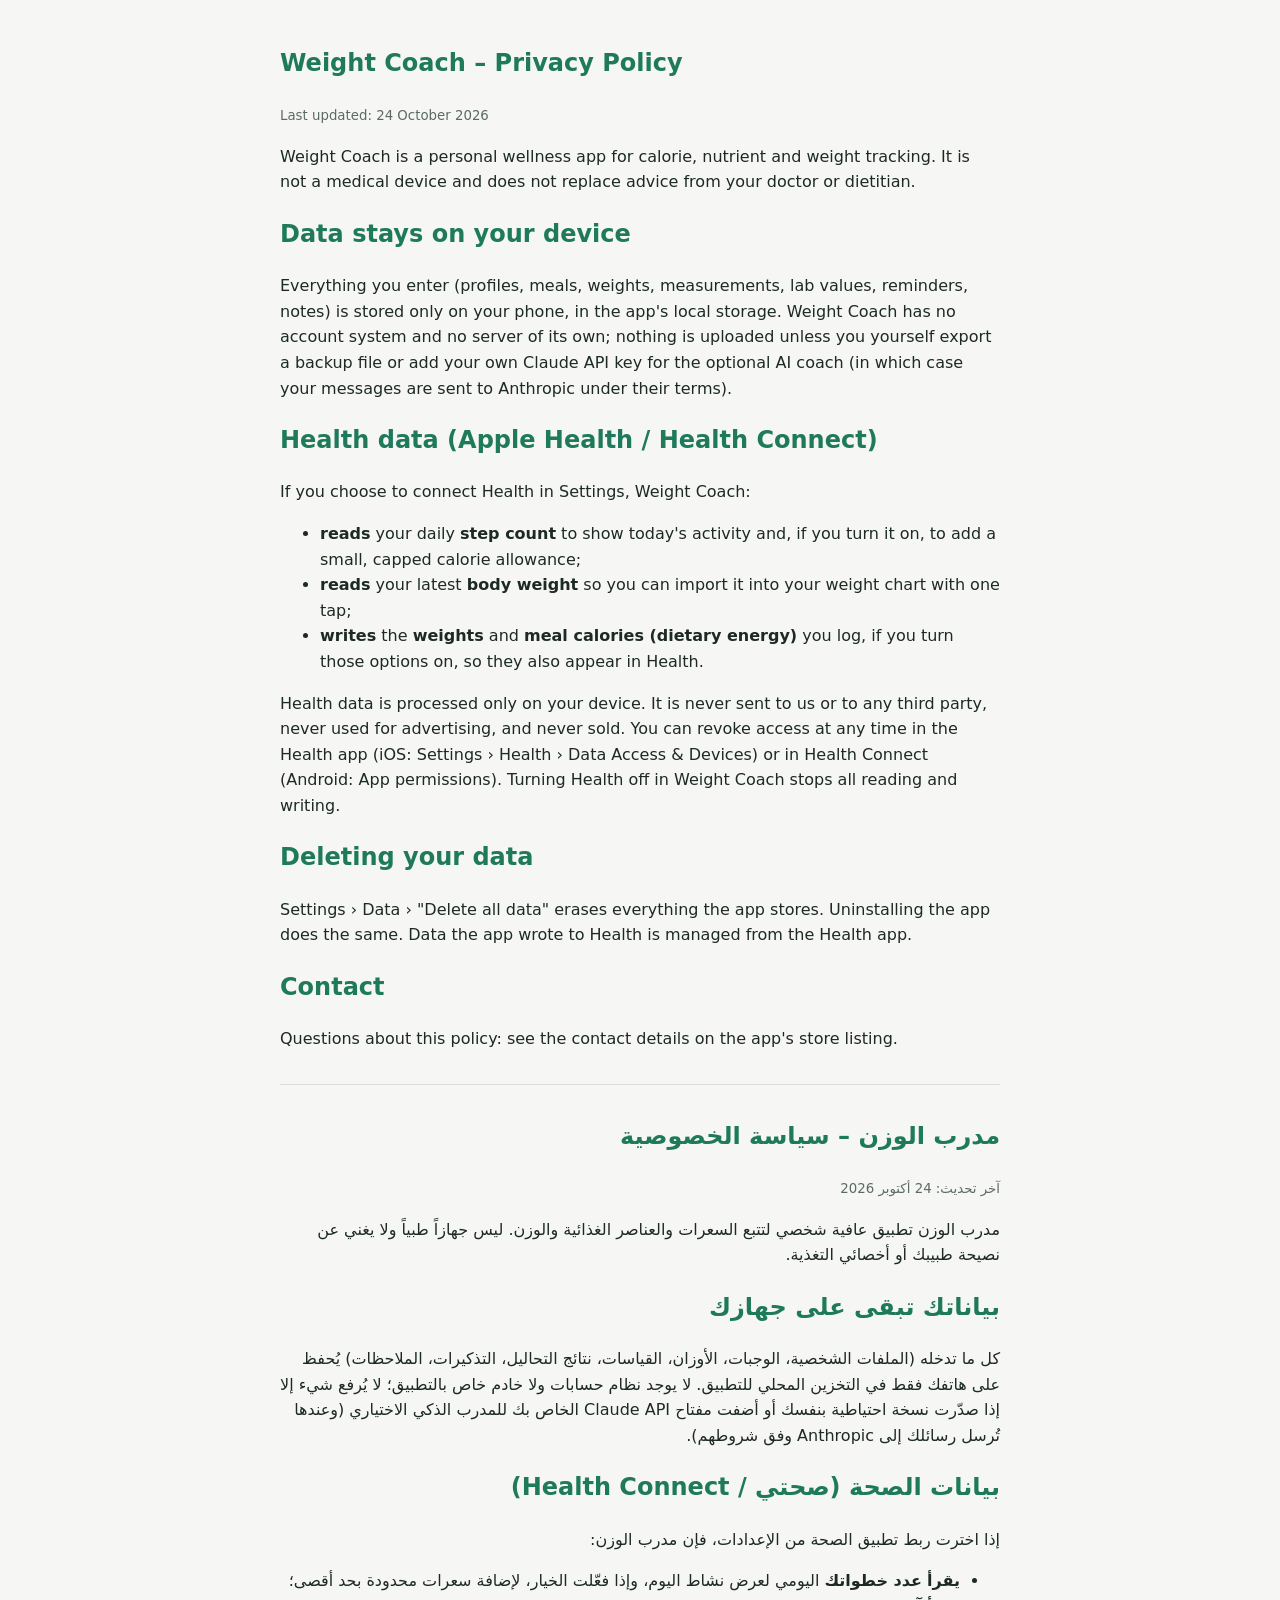
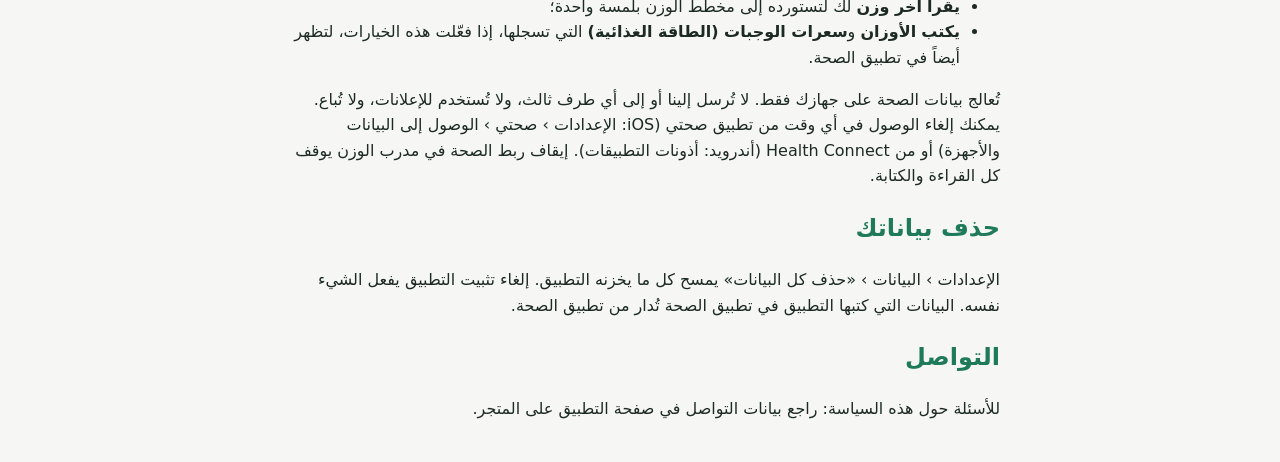
<file: privacypolicy.html>
<!DOCTYPE html>
<html lang="en">
  <head>
    <meta charset="utf-8" />
    <meta name="viewport" content="width=device-width, initial-scale=1" />
    <title>Weight Coach – Privacy Policy / سياسة الخصوصية</title>
    <style>
      body { font-family: system-ui, -apple-system, "Segoe UI", Roboto, "Noto Sans Arabic", sans-serif; max-width: 720px; margin: 0 auto; padding: 24px 16px; line-height: 1.6; color: #1d2a24; background: #f6f7f4; }
      h1, h2 { color: #1f7a5c; }
      section[dir="rtl"] { text-align: right; }
      hr { border: 0; border-top: 1px solid #d9ded9; margin: 32px 0; }
      small { color: #5b6b63; }
    </style>
  </head>
  <body>
    <section lang="en" dir="ltr">
      <h1>Weight Coach – Privacy Policy</h1>
      <p><small>Last updated: 24 October 2026</small></p>
      <p>Weight Coach is a personal wellness app for calorie, nutrient and weight tracking. It is not a medical device and does not replace advice from your doctor or dietitian.</p>
      <h2>Data stays on your device</h2>
      <p>Everything you enter (profiles, meals, weights, measurements, lab values, reminders, notes) is stored only on your phone, in the app's local storage. Weight Coach has no account system and no server of its own; nothing is uploaded unless you yourself export a backup file or add your own Claude API key for the optional AI coach (in which case your messages are sent to Anthropic under their terms).</p>
      <h2>Health data (Apple Health / Health Connect)</h2>
      <p>If you choose to connect Health in Settings, Weight Coach:</p>
      <ul>
        <li><strong>reads</strong> your daily <strong>step count</strong> to show today's activity and, if you turn it on, to add a small, capped calorie allowance;</li>
        <li><strong>reads</strong> your latest <strong>body weight</strong> so you can import it into your weight chart with one tap;</li>
        <li><strong>writes</strong> the <strong>weights</strong> and <strong>meal calories (dietary energy)</strong> you log, if you turn those options on, so they also appear in Health.</li>
      </ul>
      <p>Health data is processed only on your device. It is never sent to us or to any third party, never used for advertising, and never sold. You can revoke access at any time in the Health app (iOS: Settings › Health › Data Access &amp; Devices) or in Health Connect (Android: App permissions). Turning Health off in Weight Coach stops all reading and writing.</p>
      <h2>Deleting your data</h2>
      <p>Settings › Data › "Delete all data" erases everything the app stores. Uninstalling the app does the same. Data the app wrote to Health is managed from the Health app.</p>
      <h2>Contact</h2>
      <p>Questions about this policy: see the contact details on the app's store listing.</p>
    </section>
    <hr />
    <section lang="ar" dir="rtl">
      <h1>مدرب الوزن – سياسة الخصوصية</h1>
      <p><small>آخر تحديث: 24 أكتوبر 2026</small></p>
      <p>مدرب الوزن تطبيق عافية شخصي لتتبع السعرات والعناصر الغذائية والوزن. ليس جهازاً طبياً ولا يغني عن نصيحة طبيبك أو أخصائي التغذية.</p>
      <h2>بياناتك تبقى على جهازك</h2>
      <p>كل ما تدخله (الملفات الشخصية، الوجبات، الأوزان، القياسات، نتائج التحاليل، التذكيرات، الملاحظات) يُحفظ على هاتفك فقط في التخزين المحلي للتطبيق. لا يوجد نظام حسابات ولا خادم خاص بالتطبيق؛ لا يُرفع شيء إلا إذا صدّرت نسخة احتياطية بنفسك أو أضفت مفتاح Claude API الخاص بك للمدرب الذكي الاختياري (وعندها تُرسل رسائلك إلى Anthropic وفق شروطهم).</p>
      <h2>بيانات الصحة (صحتي / Health Connect)</h2>
      <p>إذا اخترت ربط تطبيق الصحة من الإعدادات، فإن مدرب الوزن:</p>
      <ul>
        <li><strong>يقرأ</strong> <strong>عدد خطواتك</strong> اليومي لعرض نشاط اليوم، وإذا فعّلت الخيار، لإضافة سعرات محدودة بحد أقصى؛</li>
        <li><strong>يقرأ</strong> <strong>آخر وزن</strong> لك لتستورده إلى مخطط الوزن بلمسة واحدة؛</li>
        <li><strong>يكتب</strong> <strong>الأوزان</strong> و<strong>سعرات الوجبات (الطاقة الغذائية)</strong> التي تسجلها، إذا فعّلت هذه الخيارات، لتظهر أيضاً في تطبيق الصحة.</li>
      </ul>
      <p>تُعالج بيانات الصحة على جهازك فقط. لا تُرسل إلينا أو إلى أي طرف ثالث، ولا تُستخدم للإعلانات، ولا تُباع. يمكنك إلغاء الوصول في أي وقت من تطبيق صحتي (iOS: الإعدادات › صحتي › الوصول إلى البيانات والأجهزة) أو من Health Connect (أندرويد: أذونات التطبيقات). إيقاف ربط الصحة في مدرب الوزن يوقف كل القراءة والكتابة.</p>
      <h2>حذف بياناتك</h2>
      <p>الإعدادات › البيانات › «حذف كل البيانات» يمسح كل ما يخزنه التطبيق. إلغاء تثبيت التطبيق يفعل الشيء نفسه. البيانات التي كتبها التطبيق في تطبيق الصحة تُدار من تطبيق الصحة.</p>
      <h2>التواصل</h2>
      <p>للأسئلة حول هذه السياسة: راجع بيانات التواصل في صفحة التطبيق على المتجر.</p>
    </section>
  </body>
</html>
</file>
